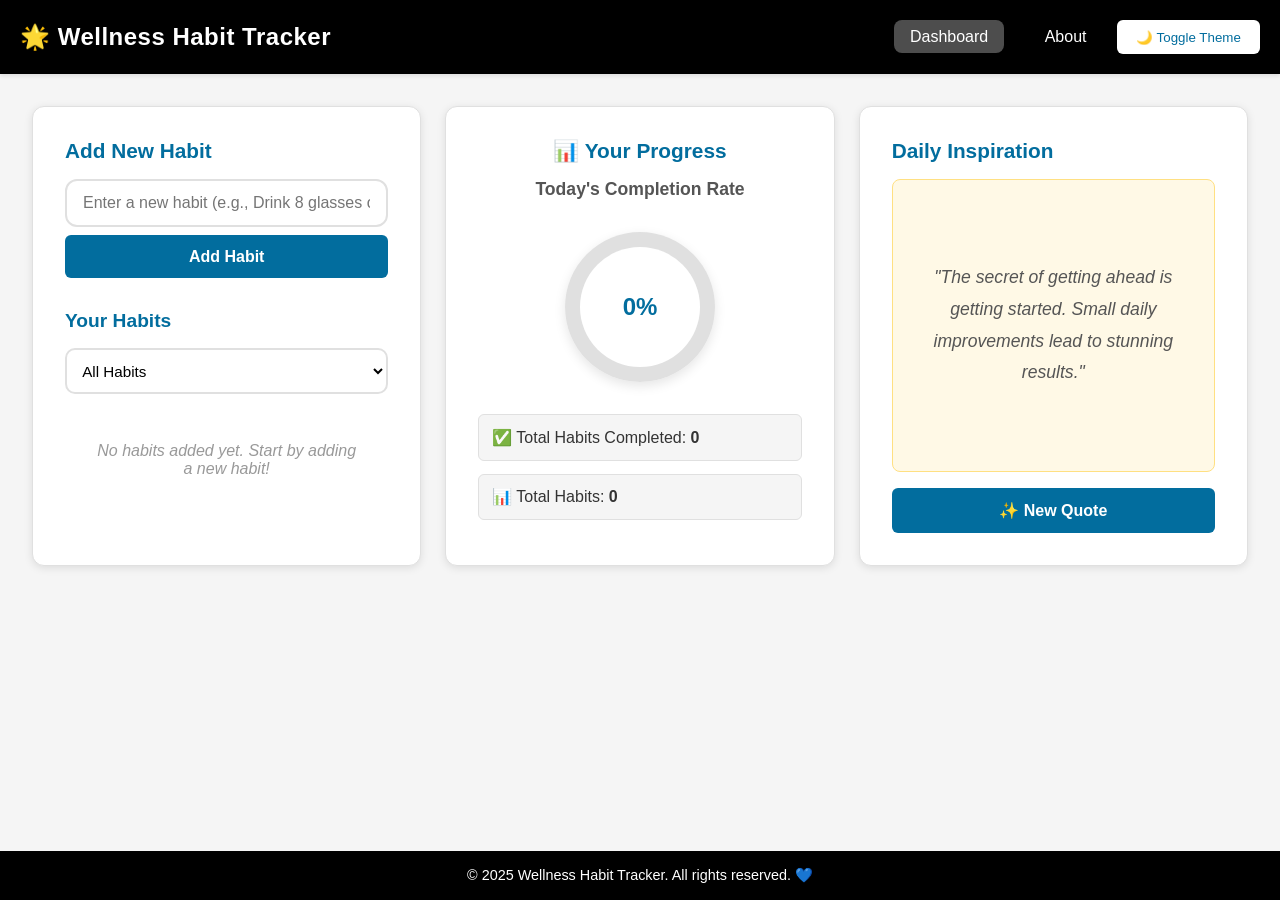
<file: index.html>
<!DOCTYPE html>
<html lang="en">

<head>
  <meta charset="UTF-8">
  <meta name="viewport" content="width=device-width, initial-scale=1.0">
  <title>Wellness Habit Tracker</title>
  <link rel="stylesheet" href="styles.css">
  <link rel="preconnect" href="https://fonts.googleapis.com">
<link rel="preconnect" href="https://fonts.gstatic.com" crossorigin>
<link rel="preconnect" href="https://fonts.googleapis.com">
<link rel="preconnect" href="https://fonts.gstatic.com" crossorigin>
<link href="https://fonts.googleapis.com/css2?family=Mona+Sans:ital,wght@0,200..900;1,200..900&family=Mulish:ital,wght@0,200..1000;1,200..1000&family=Roboto:ital,wght@0,100..900;1,100..900&family=Rubik:ital,wght@0,300..900;1,300..900&display=swap" rel="stylesheet">
</head>

<body>
  <nav>
    <h1>🌟 Wellness Habit Tracker</h1>
    <div class="hamburger" id="hamburger">
      <span></span>
      <span></span>
      <span></span>
    </div>
    <div id="navlinks">
      <a href="index.html">Dashboard</a>
      <a href="about.html">About</a>
      <button id="toggle">🌙 Toggle Theme</button>
    </div>
  </nav>

  <div id="container">
    <div id="habitinputandlist" class="container">
      <div id="habitinput">
        <h3>Add New Habit</h3>
        <form id="habitform">
          <input type="text" id="newhabit" placeholder="Enter a new habit (e.g., Drink 8 glasses of water)" required />
          <input type="submit" value="Add Habit">
        </form>
      </div>
      <div id="habitlist">
        <h4>Your Habits</h4>
        <select id="filter">
          <option value="all">All Habits</option>
          <option value="completed">✅ Completed</option>
          <option value="pending">⏳ Pending</option>
        </select>
        <ul id="habits">
          <p id="nohabitsmsg">No habits added yet. Start by adding a new habit!</p>
        </ul>
      </div>
    </div>

    <div class="container">
      <div id="streaksandstats">
        <h3>📊 Your Progress</h3>
        <p>Today's Completion Rate</p>
        <div id="circularprogressbar">
          <div class="progress-circle" id="progresscircle">
            <span id="progressvalue">0%</span>
          </div>
        </div>
        <div id="stats">
          <p>✅ Total Habits Completed: <strong>0</strong></p>
        </div>
      </div>
    </div>

    <div class="container">
      <div id="quotes">
        <h3>Daily Inspiration</h3>
        <p>"The secret of getting ahead is getting started. Small daily improvements lead to stunning results."</p>
        <button id="newquotebtn">✨ New Quote</button>
      </div>
    </div>
  </div>

  <footer>
    <p>&copy; 2025 Wellness Habit Tracker. All rights reserved. 💙</p>
  </footer>

  <script src="script.js"></script>
  <script>
    // Set active page on load (specifically for index.html/dashboard)
    window.addEventListener('DOMContentLoaded', function() {
      const currentPage = window.location.pathname.split('/').pop() || 'index.html';
      const navLinks = document.querySelectorAll('#navlinks a');
      
      navLinks.forEach(link => {
        const linkPage = link.getAttribute('href');
        // Match both 'index.html' and empty string (root) to dashboard link
        if (linkPage === currentPage || 
            (currentPage === 'index.html' && linkPage === 'index.html') ||
            (currentPage === '' && linkPage === 'index.html')) {
          link.classList.add('active-page');
        } else {
          link.classList.remove('active-page');
        }
      });
    });
  </script>
</body>

</html>
</file>
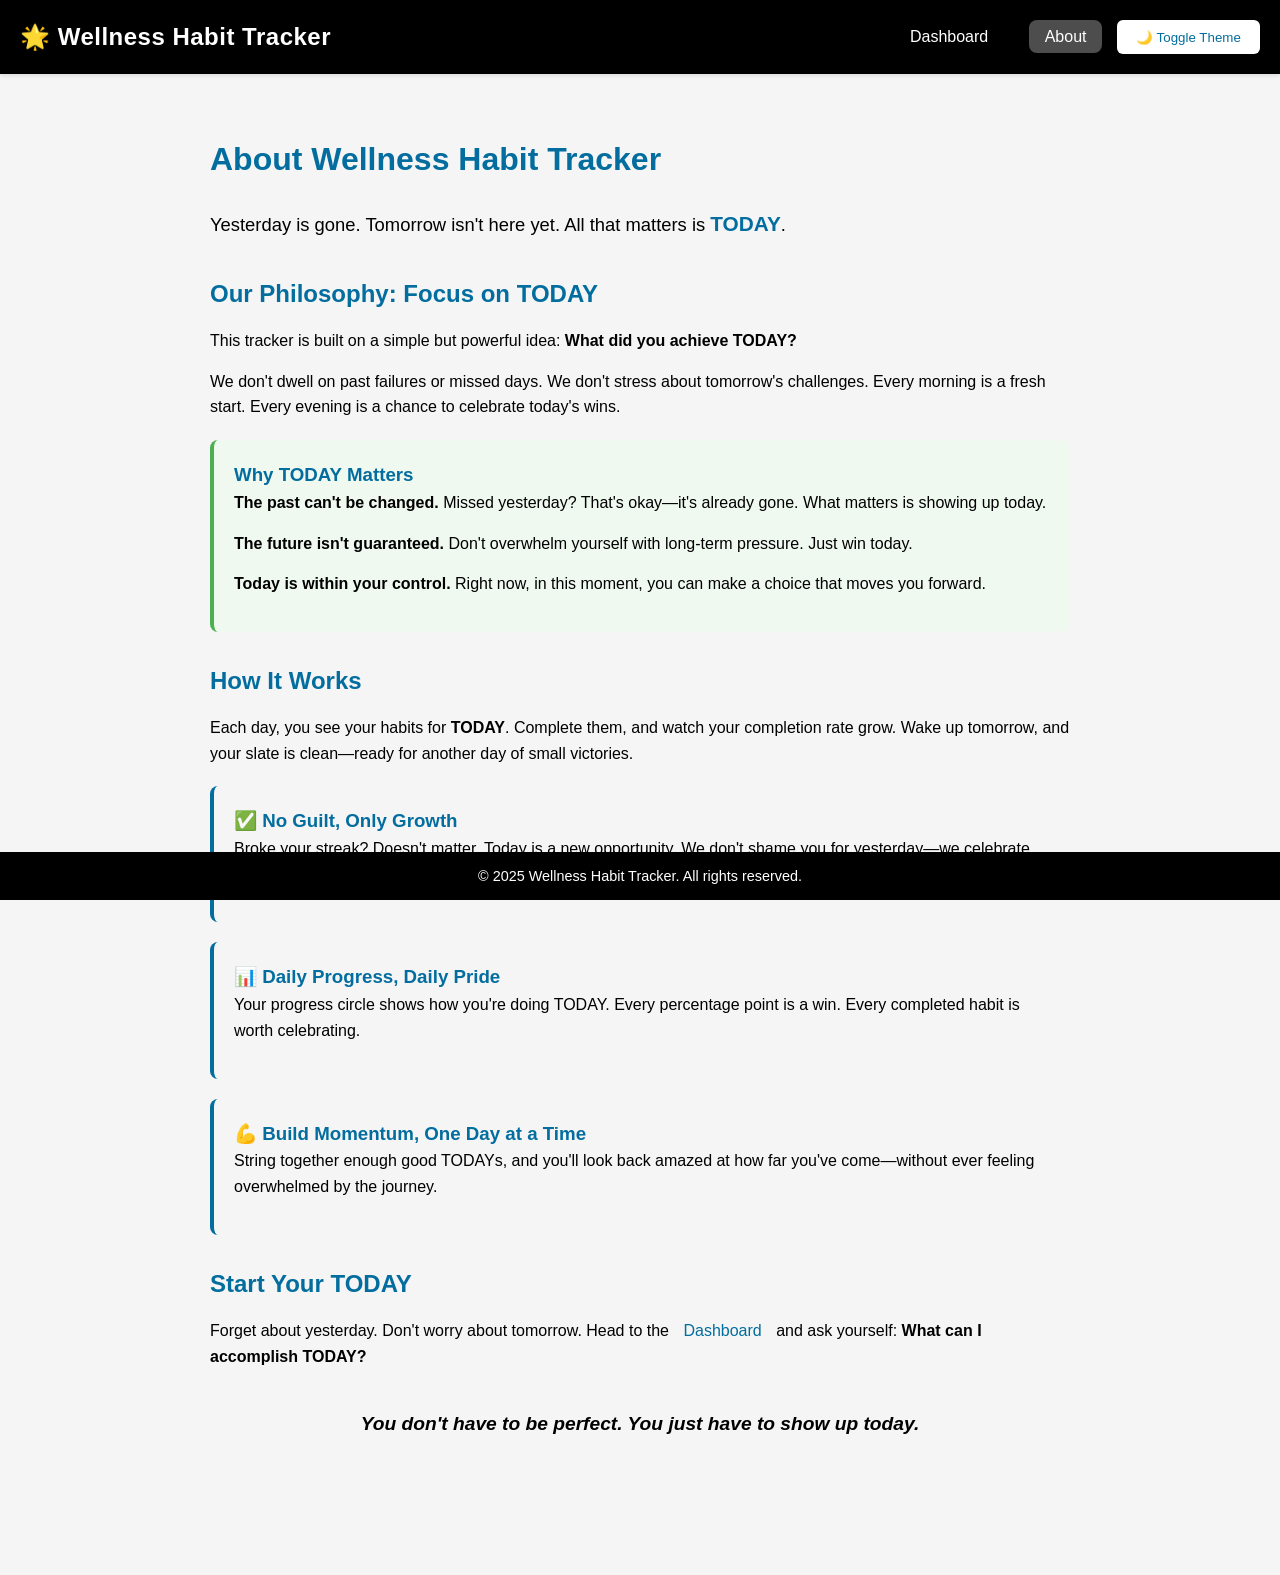
<file: about.html>
<!DOCTYPE html>
<html lang="en">

<head>
  <meta charset="UTF-8">
  <meta name="viewport" content="width=device-width, initial-scale=1.0">
  <title>About - Wellness Habit Tracker</title>
  <link rel="stylesheet" href="styles.css">
</head>

<body>
  <nav>
    <h1>🌟 Wellness Habit Tracker</h1>
    <div class="hamburger" id="hamburger">
      <span></span>
      <span></span>
      <span></span>
    </div>
    <div id="navlinks">
      <a href="index.html">Dashboard</a>
      <a href="about.html">About</a>
      <button id="toggle">🌙 Toggle Theme</button>
    </div>
  </nav>

  <div class="content">
    <h1>About Wellness Habit Tracker</h1>
    
    <p style="font-size: 1.15rem; line-height: 1.8; margin-bottom: 2rem;">Yesterday is gone. Tomorrow isn't here yet. All that matters is <strong style="color: #026d9e; font-size: 1.3rem;">TODAY</strong>.</p>

    <h2>Our Philosophy: Focus on TODAY</h2>
    <p>This tracker is built on a simple but powerful idea: <strong>What did you achieve TODAY?</strong></p>
    
    <p>We don't dwell on past failures or missed days. We don't stress about tomorrow's challenges. Every morning is a fresh start. Every evening is a chance to celebrate today's wins.</p>

    <div class="feature-box" style="border-left: 4px solid #4CAF50; background: #f0f9f0;">
      <h3>Why TODAY Matters</h3>
      <p><strong>The past can't be changed.</strong> Missed yesterday? That's okay—it's already gone. What matters is showing up today.</p>
      <p><strong>The future isn't guaranteed.</strong> Don't overwhelm yourself with long-term pressure. Just win today.</p>
      <p><strong>Today is within your control.</strong> Right now, in this moment, you can make a choice that moves you forward.</p>
    </div>

    <h2>How It Works</h2>
    <p>Each day, you see your habits for <strong>TODAY</strong>. Complete them, and watch your completion rate grow. Wake up tomorrow, and your slate is clean—ready for another day of small victories.</p>

    <div class="feature-box">
      <h3>✅ No Guilt, Only Growth</h3>
      <p>Broke your streak? Doesn't matter. Today is a new opportunity. We don't shame you for yesterday—we celebrate what you do today.</p>
    </div>

    <div class="feature-box">
      <h3>📊 Daily Progress, Daily Pride</h3>
      <p>Your progress circle shows how you're doing TODAY. Every percentage point is a win. Every completed habit is worth celebrating.</p>
    </div>

    <div class="feature-box">
      <h3>💪 Build Momentum, One Day at a Time</h3>
      <p>String together enough good TODAYs, and you'll look back amazed at how far you've come—without ever feeling overwhelmed by the journey.</p>
    </div>

    <h2>Start Your TODAY</h2>
    <p>Forget about yesterday. Don't worry about tomorrow. Head to the <a href="index.html" style="color: #026d9e;">Dashboard</a> and ask yourself: <strong>What can I accomplish TODAY?</strong></p>

    <p style="margin-top: 40px; padding-bottom: 60px; font-size: 1.2rem; text-align: center;"><em><strong>You don't have to be perfect. You just have to show up today.</strong></em></p>
  </div>

  <footer>
    <p>&copy; 2025 Wellness Habit Tracker. All rights reserved.</p>
  </footer>

  <script>
    // Theme toggle
    document.getElementById('toggle').addEventListener('click', function () {
      document.body.classList.toggle('dark');
      const btn = document.getElementById('toggle');
      if (document.body.classList.contains('dark')) {
        btn.textContent = '☀️ Toggle Theme';
      } else {
        btn.textContent = '🌙 Toggle Theme';
      }
    });

    // Set active navigation link
    window.addEventListener('DOMContentLoaded', function() {
      const currentPage = window.location.pathname.split('/').pop() || 'index.html';
      const navLinks = document.querySelectorAll('#navlinks a');
      
      navLinks.forEach(link => {
        const linkPage = link.getAttribute('href');
        if (linkPage === currentPage) {
          link.classList.add('active-page');
        } else {
          link.classList.remove('active-page');
        }
      });
    });

    // Hamburger menu toggle
    const hamburger = document.getElementById('hamburger');
    const navlinks = document.getElementById('navlinks');

    hamburger.addEventListener('click', function() {
      hamburger.classList.toggle('active');
      navlinks.classList.toggle('active');
    });

    // Close menu when clicking a link
    navlinks.querySelectorAll('a').forEach(link => {
      link.addEventListener('click', function() {
        hamburger.classList.remove('active');
        navlinks.classList.remove('active');
      });
    });

    // Close menu when clicking outside
    document.addEventListener('click', function(event) {
      const isClickInsideNav = navlinks.contains(event.target);
      const isClickOnHamburger = hamburger.contains(event.target);
      
      if (!isClickInsideNav && !isClickOnHamburger && navlinks.classList.contains('active')) {
        hamburger.classList.remove('active');
        navlinks.classList.remove('active');
      }
    });
  </script>
</body>

</html>
</file>
<file: styles.css>
* {
      margin: 0;
      padding: 0;
      box-sizing: border-box;
    }

    body {
      font-family: 'Mona Sans', Tahoma, Geneva, Verdana, sans-serif;
      background: #f5f5f5;
      min-height: 100vh;
      padding-bottom: 60px;
      transition: all 0.3s ease;
    }

    /* Dark theme */
    .dark {
      background: #1a1a1a;
      color: #e0e0e0;
    }

    .dark nav {
      background: #1a1a1a;
      border-bottom: 1px solid #333;
    }

    .dark .container {
      background: #2a2a2a;
      border: 1px solid #333;
      color: #e0e0e0;
    }

    .dark footer {
      background: #1a1a1a;
      border-top: 1px solid #333;
    }

    .dark #habits li {
      background: #333;
      color: #e0e0e0;
      border-color: #444;
    }

    .dark #habits li#completed {
      background: #4CAF50;
      color: white;
    }

    .dark #stats p {
      background: #333;
      color: #e0e0e0;
      border-color: #444;
    }

    .dark #quotes p {
      background: #333;
      color: #e0e0e0;
      border-color: #444;
    }

    .dark .progress-circle::before {
      background: #2a2a2a;
    }

    .dark #newhabit,
    .dark #filter {
      background: #333;
      color: #e0e0e0;
      border-color: #444;
    }

    /* Dark mode - improved color visibility */
    .dark #habitinput h3,
    .dark #habitlist h4,
    .dark #streaksandstats h3,
    .dark #quotes h3,
    .dark .content h1,
    .dark .content h2,
    .dark .feature-box h3 {
      color: #4db8e8; /* Lighter blue for better visibility */
    }

    .dark .progress-circle span {
      color: #4db8e8; /* Lighter blue for better visibility */
    }

    .dark #streaksandstats > p {
      color: #b0b0b0;
    }

    /* Navigation */
    nav {
      background: #026d9e;
      color: white;
      padding: 1.2rem 2rem;
      display: flex;
      justify-content: space-between;
      align-items: center;
      box-shadow: 0 2px 4px rgba(0, 0, 0, 0.1);
      position: sticky;
      top: 0;
      z-index: 100;
    }

    nav h1 {
      font-size: 1.5rem;
      font-weight: 600;
      letter-spacing: 0.5px;
    }

    #navlinks {
      display: flex;
      gap: 2rem;
      align-items: center;
    }

    /* Hamburger Menu */
    .hamburger {
      display: none;
      flex-direction: column;
      cursor: pointer;
      gap: 4px;
      z-index: 101;
    }

    .hamburger span {
      width: 25px;
      height: 3px;
      background: white;
      border-radius: 3px;
      transition: all 0.3s ease;
    }

    .hamburger.active span:nth-child(1) {
      transform: rotate(45deg) translate(5px, 5px);
    }

    .hamburger.active span:nth-child(2) {
      opacity: 0;
    }

    .hamburger.active span:nth-child(3) {
      transform: rotate(-45deg) translate(7px, -6px);
    }

    #navlinks a {
      color: white;
      text-decoration: none;
      font-weight: 500;
      transition: all 0.3s;
      padding: 0.5rem 1rem;
      border-radius: 8px;
    }

    /* Only show hover effect on non-active pages */
    #navlinks a:not(.active-page):hover {
      background: white;
      color: black;
      transform: translateY(-2px);
    }

    /* Active page styling - more prominent */
    #navlinks a.active-page {
      background: rgba(255, 255, 255, 0.3);
      cursor: default;
      pointer-events: none; /* Disable click/hover on active page */
    }

    #toggle {
      background: white;
      color: #026d9e;
      border: none;
      padding: 0.6rem 1.2rem;
      border-radius: 6px;
      cursor: pointer;
      font-weight: 500;
      transition: all 0.3s;
    }

    #toggle:hover {
      background: #f5f5f5;
      transform: scale(1.05);
    }

    /* Main Container */
    #container {
      display: grid;
      grid-template-columns: 1fr 1fr 1fr;
      gap: 1.5rem;
      padding: 2rem;
      max-width: 1400px;
      margin: 0 auto;
    }

    .container {
      background: white;
      border-radius: 12px;
      padding: 2rem;
      box-shadow: 0 2px 8px rgba(0, 0, 0, 0.1);
      transition: all 0.3s;
      border: 1px solid #e0e0e0;
    }

    .container:hover {
      transform: translateY(-3px);
      box-shadow: 0 4px 12px rgba(0, 0, 0, 0.15);
    }

    /* Habit Input Section */
    #habitinput {
      margin-bottom: 2rem;
    }

    #habitinput h3 {
      color: #026d9e;
      margin-bottom: 1rem;
      font-size: 1.3rem;
    }

    #habitform {
      display: flex;
      gap: 0.5rem;
      flex-direction: column;
    }

    #newhabit {
      padding: 0.8rem 1rem;
      border: 2px solid #e0e0e0;
      border-radius: 12px;
      font-size: 1rem;
      transition: all 0.3s;
      outline: none;
    }

    #newhabit:focus {
      border-color: #026d9e;
      box-shadow: 0 0 0 3px rgba(33, 150, 243, 0.1);
    }

    #habitform input[type="submit"] {
      background: #026d9e;
      color: white;
      border: none;
      padding: 0.8rem 1.5rem;
      border-radius: 6px;
      font-size: 1rem;
      font-weight: 600;
      cursor: pointer;
      transition: all 0.3s;
    }

    #habitform input[type="submit"]:hover {
      background: #1976D2;
      transform: translateY(-2px);
      box-shadow: 0 4px 12px rgba(33, 150, 243, 0.3);
    }

    /* Habit List */
    #habitlist h4 {
      color: #026d9e;
      margin-bottom: 1rem;
      font-size: 1.2rem;
    }

    #filter {
      width: 100%;
      padding: 0.7rem;
      border: 2px solid #e0e0e0;
      border-radius: 10px;
      margin-bottom: 1rem;
      font-size: 0.95rem;
      cursor: pointer;
      outline: none;
      background: white;
      transition: all 0.3s;
    }

    #filter:focus {
      border-color: #026d9e;
    }

    #habits {
      list-style: none;
      max-height: 400px;
      overflow-y: auto;
    }

    #habits::-webkit-scrollbar {
      width: 8px;
    }

    #habits::-webkit-scrollbar-track {
      background: #f1f1f1;
      border-radius: 10px;
    }

    #habits::-webkit-scrollbar-thumb {
      background: #026d9e;
      border-radius: 10px;
    }

    #habits li {
      background: #f5f5f5;
      padding: 1rem;
      margin-bottom: 0.8rem;
      border-radius: 8px;
      display: flex;
      justify-content: space-between;
      align-items: center;
      gap: 0.5rem;
      transition: all 0.3s;
      box-shadow: 0 1px 3px rgba(0, 0, 0, 0.1);
      border: 1px solid #e0e0e0;
    }

    #habits li:hover {
      transform: translateX(5px);
      box-shadow: 0 2px 6px rgba(0, 0, 0, 0.15);
    }

    #habits li#completed {
      background: #4CAF50;
      color: white;
      border-color: #4CAF50;
    }

    #habits li#completed span {
      color: white;
    }

    #nohabitsmsg {
      color: #999;
      text-align: center;
      padding: 2rem;
      font-style: italic;
    }

    button.completebtn,
    button.delbtn {
      padding: 0.5rem 1rem;
      border: none;
      border-radius: 8px;
      cursor: pointer;
      font-weight: 500;
      transition: all 0.3s;
      font-size: 0.9rem;
    }

    button.completebtn {
      background: #4CAF50;
      color: white;
    }

    button.completebtn:hover {
      background: #45a049;
      transform: scale(1.05);
      box-shadow: 0 3px 8px rgba(76, 175, 80, 0.3);
    }

    button.delbtn {
      background: #f44336;
      color: white;
    }

    button.delbtn:hover {
      background: #da190b;
      transform: scale(1.05);
      box-shadow: 0 3px 8px rgba(244, 67, 54, 0.3);
    }

    /* Stats Section */
    #streaksandstats {
      text-align: center;
    }

    #streaksandstats h3 {
      color: #026d9e;
      margin-bottom: 1rem;
      font-size: 1.3rem;
    }

    #streaksandstats > p {
      font-size: 1.1rem;
      color: #555;
      margin-bottom: 1rem;
      font-weight: 600;
    }

    #circularprogressbar {
      display: flex;
      justify-content: center;
      align-items: center;
      margin: 2rem auto;
    }

    .progress-circle {
      width: 150px;
      height: 150px;
      border-radius: 50%;
      background: conic-gradient(#026d9e 0deg, #e0e0e0 0deg);
      display: flex;
      justify-content: center;
      align-items: center;
      position: relative;
      box-shadow: 0 4px 12px rgba(0, 0, 0, 0.1);
      transition: all 0.4s ease;
    }

    .progress-circle::before {
      content: '';
      position: absolute;
      width: 120px;
      height: 120px;
      background: white;
      border-radius: 50%;
    }

    .progress-circle span {
      position: relative;
      z-index: 1;
      font-size: 1.5rem;
      font-weight: 700;
      color: #026d9e;
    }

    #stats {
      margin-top: 2rem;
      text-align: left;
    }

    #stats p {
      padding: 0.8rem;
      background: #f5f5f5;
      margin-bottom: 0.8rem;
      border-radius: 6px;
      font-weight: 500;
      color: #333;
      border: 1px solid #e0e0e0;
    }

    /* Quotes Section */
    #quotes {
      display: flex;
      flex-direction: column;
      justify-content: space-between;
      height: 100%;
    }

    #quotes h3 {
      color: #026d9e;
      margin-bottom: 1rem;
      font-size: 1.3rem;
    }

    #quotes p {
      font-size: 1.1rem;
      line-height: 1.8;
      color: #555;
      font-style: italic;
      flex-grow: 1;
      display: flex;
      align-items: center;
      justify-content: center;
      text-align: center;
      padding: 1.5rem;
      background: #FFF9E6;
      border-radius: 8px;
      margin-bottom: 1rem;
      border: 1px solid #FFE082;
    }

    #quotes p::selection {
      background: #026d9e;
      color: white;
    }

    #newquotebtn {
      background: #026d9e;
      color: white;
      border: none;
      padding: 0.8rem 1.5rem;
      border-radius: 6px;
      cursor: pointer;
      font-weight: 600;
      font-size: 1rem;
      transition: all 0.3s;
    }

    #newquotebtn:hover {
      background: #1976D2;
      transform: translateY(-2px);
      box-shadow: 0 4px 12px rgba(33, 150, 243, 0.3);
    }

    /* Scroll to Top Button */
    #scrollToTop {
      position: fixed;
      bottom: 80px;
      right: 30px;
      background: #026d9e;
      color: white;
      width: 50px;
      height: 50px;
      border-radius: 50%;
      border: none;
      cursor: pointer;
      font-size: 1.5rem;
      display: none;
      align-items: center;
      justify-content: center;
      box-shadow: 0 4px 12px rgba(0, 0, 0, 0.3);
      transition: all 0.3s ease;
      z-index: 99;
    }

    #scrollToTop:hover {
      background: #1976D2;
      transform: translateY(-3px);
      box-shadow: 0 6px 16px rgba(0, 0, 0, 0.4);
    }

    #scrollToTop.show {
      display: flex;
    }

    .dark #scrollToTop {
      background: #1976D2;
    }

    .dark #scrollToTop:hover {
      background: #4db8e8;
    }

    /* Footer */
    footer {
      background: #333333;
      color: white;
      text-align: center;
      position: fixed;
      width: 100%;
      bottom: 0;
      padding: 1rem;
      font-size: 0.9rem;
    }

    /* Responsive Design */
    @media (max-width: 1024px) {
      #container {
        grid-template-columns: 1fr 1fr;
      }

      #habitinputandlist {
        grid-column: 1 / -1;
      }
    }

    @media (max-width: 768px) {
      #container {
        grid-template-columns: 1fr;
        padding: 1rem;
      }

      nav {
        padding: 1rem;
      }

      nav h1 {
        font-size: 1.2rem;
      }

      .hamburger {
        display: flex;
      }

      #navlinks {
        position: fixed;
        top: 0;
        right: -100%;
        height: 100vh;
        width: 250px;
        background: #1a1a1a;
        flex-direction: column;
        justify-content: center;
        gap: 2rem;
        transition: right 0.3s ease;
        z-index: 100;
        padding: 2rem;
      }

      #navlinks.active {
        right: 0;
      }

      #navlinks a {
        font-size: 1.1rem;
        text-align: center;
      }

      #toggle {
        margin-top: auto;
      }

      .progress-circle {
        width: 120px;
        height: 120px;
      }

      .progress-circle::before {
        width: 95px;
        height: 95px;
      }

      #scrollToTop {
        bottom: 70px;
        right: 20px;
        width: 45px;
        height: 45px;
        font-size: 1.2rem;
      }
    }

    @media (max-width: 425px) {
      #habitform {
        flex-direction: column;
      }

      #habits li {
        flex-direction: column;
        align-items: stretch;
        gap: 0.5rem;
      }

      button.completebtn,
      button.delbtn {
        width: 100%;
      }
    }

    /* About page styles   */
    
    body {
      margin: 0;
      padding: 0;
      box-sizing: border-box;
      font-family: Arial, sans-serif;
    }

    .dark {
      background-color: #121212;
      color: white;
    }

    button {
      border-radius: 5px;
      background-color: white;
      border: none;
    }

    footer {
      background-color: black;
      color: white;
      text-align: center;
      position: fixed;
      width: 100%;
      bottom: 0;
      height: auto;
    }

    nav {
      background-color: black;
      color: white;
      height: 20%;
      padding: 20px;
      display: flex;
      justify-content: space-between;
    }

    #navlinks {
      display: inline-block;
    }

    a {
      color: white;
      text-decoration: none;
      margin: 10px;
    }

    a:hover {
      text-decoration: underline;
      transition: text-decoration 5s;
    }

    button {
      border: 1px solid black;
      cursor: pointer;
      background-color: lightblue;
    }

    button:hover {
      background-color: #026d9e;
      transition: 0.3s;
    }

    .content {
      max-width: 900px;
      margin: 40px auto;
      padding: 20px;
      line-height: 1.6;
    }

    .content h1 {
      color: #026d9e;
      margin-bottom: 20px;
    }

    .content h2 {
      color: #026d9e;
      margin-top: 30px;
      margin-bottom: 15px;
    }

    .content p {
      margin-bottom: 15px;
    }

    .feature-box {
      background-color: #f5f5f5;
      padding: 20px;
      border-radius: 8px;
      margin: 20px 0;
      border-left: 4px solid #026d9e;
    }

    .dark .feature-box {
      background-color: #1e1e1e;
    }

    .feature-box h3 {
      color: #026d9e;
      margin-top: 0;
    }

    /* Dark mode link color for about page */
    .dark .content a {
      color: #4db8e8;
    }

    /* Special styling for TODAY emphasis */
    .content strong {
      font-weight: 600;
    }

    @media (max-width: 768px) {
      .content {
        margin: 20px;
        padding: 15px;
      }
    }
</file>
